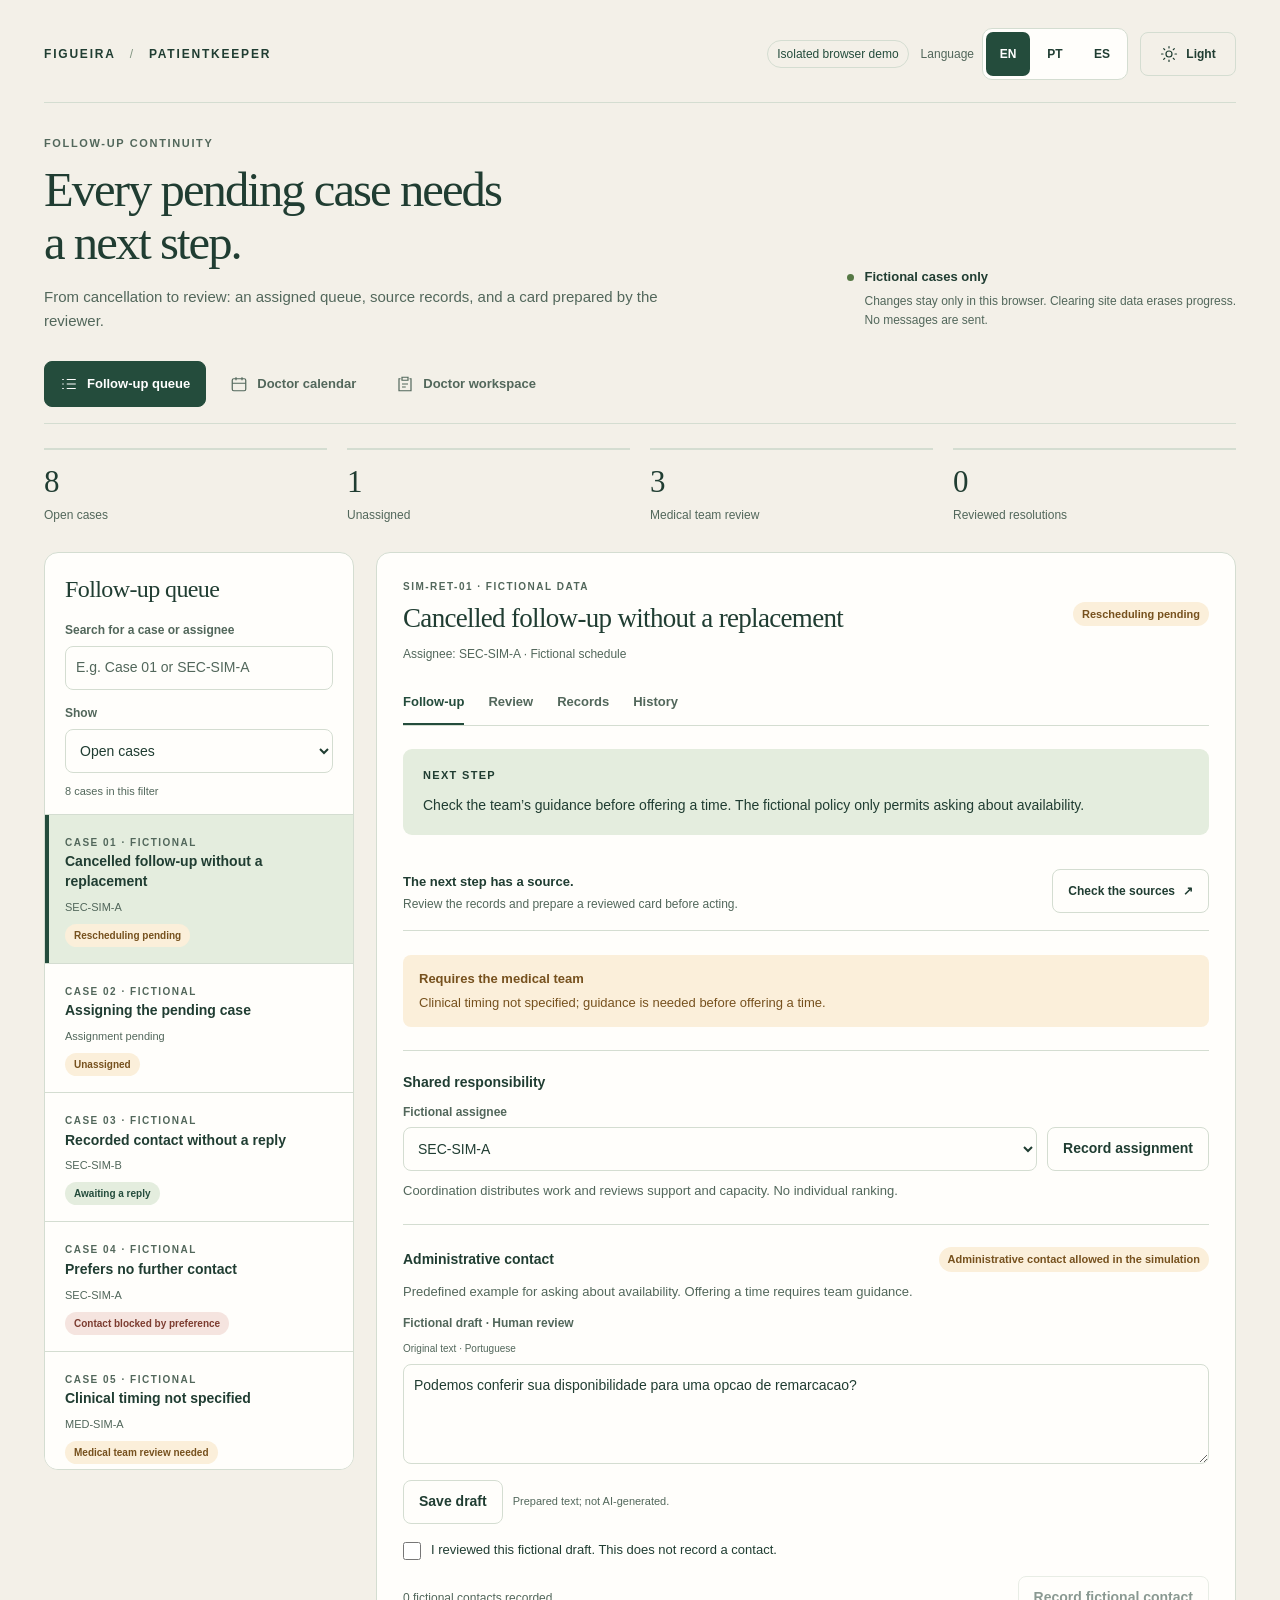
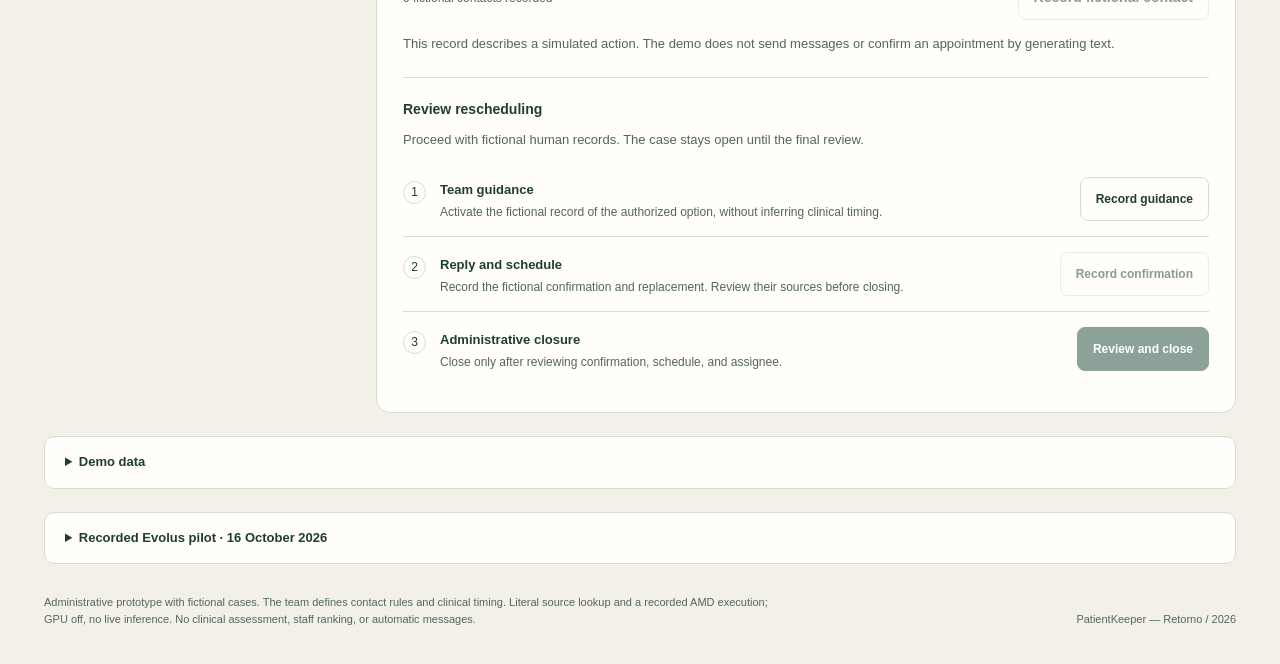
<file: index.html>
<!doctype html>
<html lang="en">
<head>
  <meta charset="utf-8">
  <meta name="viewport" content="width=device-width,initial-scale=1">
  <meta name="color-scheme" content="light dark">
  <title>PatientKeeper — Retorno | Conferir com fontes</title>
  <link rel="icon" href="./favicon.svg" type="image/svg+xml">
  <script src="./theme-init.js"></script>
  <link rel="stylesheet" href="./styles.css">
  <link rel="stylesheet" href="./care-journey.css">
  <link rel="stylesheet" href="./selection-controls.css">
  <link rel="stylesheet" href="./recorded-gemma.css">
  <script type="module" src="./client.mjs"></script>
</head>
<body>
  <a class="skip" href="#detail">Pular para o conteúdo</a>
  <div class="shell">
    <header class="topbar">
      <a class="wordmark" href="./" aria-label="PatientKeeper — Retorno, início">FIGUEIRA<span>/</span>PATIENTKEEPER</a>
      <div class="topbar-tools"><span class="badge">Demonstração isolada no navegador</span><div class="language-field"><span id="language-label">Idioma</span><div id="language-switcher" class="language-switcher" role="group" aria-labelledby="language-label"><button type="button" data-language="en" data-language-option lang="en" aria-label="English" aria-pressed="true">EN</button><button type="button" data-language="pt" data-language-option lang="pt-BR" aria-label="Português" aria-pressed="false">PT</button><button type="button" data-language="es" data-language-option lang="es" aria-label="Español" aria-pressed="false">ES</button></div><select id="language" hidden tabindex="-1" aria-hidden="true" aria-label="Idioma"><option value="en" data-language-option lang="en">English</option><option value="pt" data-language-option lang="pt-BR">Português</option><option value="es" data-language-option lang="es">Español</option></select></div><button type="button" class="theme-toggle" id="theme-toggle" data-source-reading aria-label="Switch to dark mode" aria-pressed="false"><svg data-theme-icon aria-hidden="true" viewBox="0 0 24 24" width="18" height="18" fill="none" stroke="currentColor" stroke-width="1.6" stroke-linecap="round" stroke-linejoin="round"></svg><span data-theme-label data-source-reading>Light</span></button></div>
    </header>
    <main>
      <section class="intro" aria-labelledby="page-title">
        <div><p class="eyebrow">Continuidade do retorno</p><h1 id="page-title">Toda pendência precisa<br>de um próximo passo.</h1><p class="lede">Do cancelamento à conferência: uma fila com responsável, registros de origem e um cartão preparado por quem revisou.</p></div>
        <div class="demo-note"><span class="dot" aria-hidden="true"></span><div><strong>Somente casos fictícios</strong><p>As alterações ficam somente neste navegador. Limpar os dados do site apaga o progresso.<br>Nenhuma mensagem é enviada.</p></div></div>
      </section>
      <nav class="workspace-nav" aria-label="Navegação do trabalho"><a href="#queue" data-view="queue" aria-current="page"><svg aria-hidden="true" viewBox="0 0 24 24" width="18" height="18" fill="none" stroke="currentColor" stroke-width="1.6"><path d="M9 6h12M9 12h12M9 18h12M3 6h2M3 12h2M3 18h2"/></svg>Fila de retornos</a><a href="#calendar" data-view="calendar"><svg aria-hidden="true" viewBox="0 0 24 24" width="18" height="18" fill="none" stroke="currentColor" stroke-width="1.6"><rect x="3" y="5" width="18" height="16" rx="2"/><path d="M16 3v4M8 3v4M3 11h18"/></svg>Agenda médica</a><a href="#care" data-view="care"><svg aria-hidden="true" viewBox="0 0 24 24" width="18" height="18" fill="none" stroke="currentColor" stroke-width="1.6"><path d="M8 3h8v4H8zM6 5H4v16h16V5h-2M8 12h8M8 16h5"/></svg>Central do médico</a></nav>
      <section id="care-view" hidden tabindex="-1" data-source-reading></section>
      <section id="queue-view" aria-label="Fila de retornos">
      <section class="metrics" aria-label="Indicadores do processo">
        <div><strong id="metric-open">—</strong><span>Pendências abertas</span></div>
        <div><strong id="metric-unowned">—</strong><span>Sem responsável</span></div>
        <div><strong id="metric-medical">—</strong><span>Revisão médica</span></div>
        <div><strong id="metric-resolved">—</strong><span>Resoluções conferidas</span></div>
      </section>
      <div class="workspace">
        <aside class="queue" aria-label="Fila de retornos">
          <div class="queue-header"><h2>Fila de retornos</h2><label for="search">Buscar caso ou responsável</label><input type="search" id="search" placeholder="Ex.: Caso 01 ou SEC-SIM-A" autocomplete="off"><label for="filter">Mostrar</label><select id="filter"><option value="open">Pendências abertas</option><option value="all">Todos os casos</option><option value="unowned">Sem responsável</option><option value="medical">Revisão médica</option><option value="waiting">Aguardando resposta</option><option value="blocked">Contato bloqueado</option><option value="resolved">Resolvidas</option></select><p id="queue-count" class="caption" aria-live="polite">Carregando os casos…</p></div>
          <div id="cases"></div>
        </aside>
        <section class="detail" id="detail" tabindex="-1" aria-label="Detalhe da pendência"><div class="empty-state"><h2>Carregando a demonstração</h2><p>Abrindo os oito casos fictícios e seu histórico local.</p></div></section>
      </div>
      </section>
      <section id="calendar-view" class="calendar-view" hidden aria-label="Agenda médica" tabindex="-1" data-source-reading></section>
      <details class="data-tools"><summary>Dados da demonstração</summary><div class="tools-body"><p>Salve uma cópia do progresso ou retome uma cópia destes mesmos oito casos. Importe somente o arquivo desta demonstração, sem dados de pacientes.</p><div class="tool-actions"><a class="button" id="export" href="#export" download>Exportar progresso fictício</a><button id="export-reviews" type="button">Exportar recibos de conferência</button><button id="open-import" type="button">Importar progresso</button><button id="open-reset" type="button">Reiniciar oito casos</button></div><p class="caption">A cópia do progresso não inclui os recibos de conferência. Exporte-os separadamente; reiniciar os casos preserva esses recibos neste navegador.</p><p class="caption" id="storage-status">Armazenamento deste navegador · Execução AMD gravada · Sem inferência ao vivo.</p></div></details>
      <details class="data-tools" data-source-reading lang="en"><summary>Recorded Evolus pilot · 16 October 2026</summary><div class="tools-body"><p>A separate local application run returned a candidate with two exact fictional citations in 8.149 seconds. Human review remained required and saved administrative state was unchanged. This archived evidence does not run a model or answer new questions in this browser.</p><div class="tool-actions"><a class="button" href="./evolus-app-pilot-20261016.json" download>Download sanitized receipt · JSON</a><a class="button" href="./evolus-app-pilot-20261016.md" download>Read the evidence and limits · English</a></div><p class="caption">The agent was configured for Gemma through AMD Token Factory; the execution response does not independently identify its model. The temporary server was stopped and the workflow paused.</p></div></details>
      <footer><p>Protótipo administrativo com casos fictícios. A equipe define regras de contato e janelas clínicas. Consulta literal de fontes e execução AMD gravada; GPU desligada, sem inferência ao vivo. Não faz avaliação clínica, ranking da equipe ou envio automático.</p><span>PatientKeeper — Retorno / 2026</span></footer>
    </main>
  </div>
  <div id="notice" class="notice" role="status" aria-live="polite" hidden></div>
  <dialog id="action-dialog" aria-labelledby="dialog-title"><form id="action-form"><div class="dialog-head"><p class="eyebrow">Registro humano · Dados fictícios</p><button class="icon-button" type="button" id="cancel-dialog" aria-label="Fechar confirmação">×</button></div><h2 id="dialog-title"></h2><p id="dialog-description"></p><div id="dialog-checks"></div><div class="dialog-actions"><button type="button" id="back-dialog">Voltar</button><button type="submit" class="primary" id="confirm-dialog" disabled>Confirmar na demonstração</button></div></form></dialog>
  <dialog id="import-dialog" aria-labelledby="import-title"><form id="import-form"><div class="dialog-head"><p class="eyebrow">Somente progresso fictício</p><button class="icon-button" type="button" id="cancel-import" aria-label="Fechar importação">×</button></div><h2 id="import-title">Retomar uma cópia</h2><p>O arquivo substitui o progresso local. Apenas o formato e os casos desta demonstração são aceitos.</p><label for="import-file">Arquivo JSON exportado nesta demonstração</label><input id="import-file" type="file" accept=".json,application/json" required><label class="check"><input type="checkbox" id="import-confirm" required><span>Confirmo que o arquivo contém somente estes casos fictícios.</span></label><p class="form-error" id="import-error" role="alert"></p><div class="dialog-actions"><button type="button" id="back-import">Voltar</button><button type="submit" class="primary">Importar progresso</button></div></form></dialog>
</body>
</html>
</file>
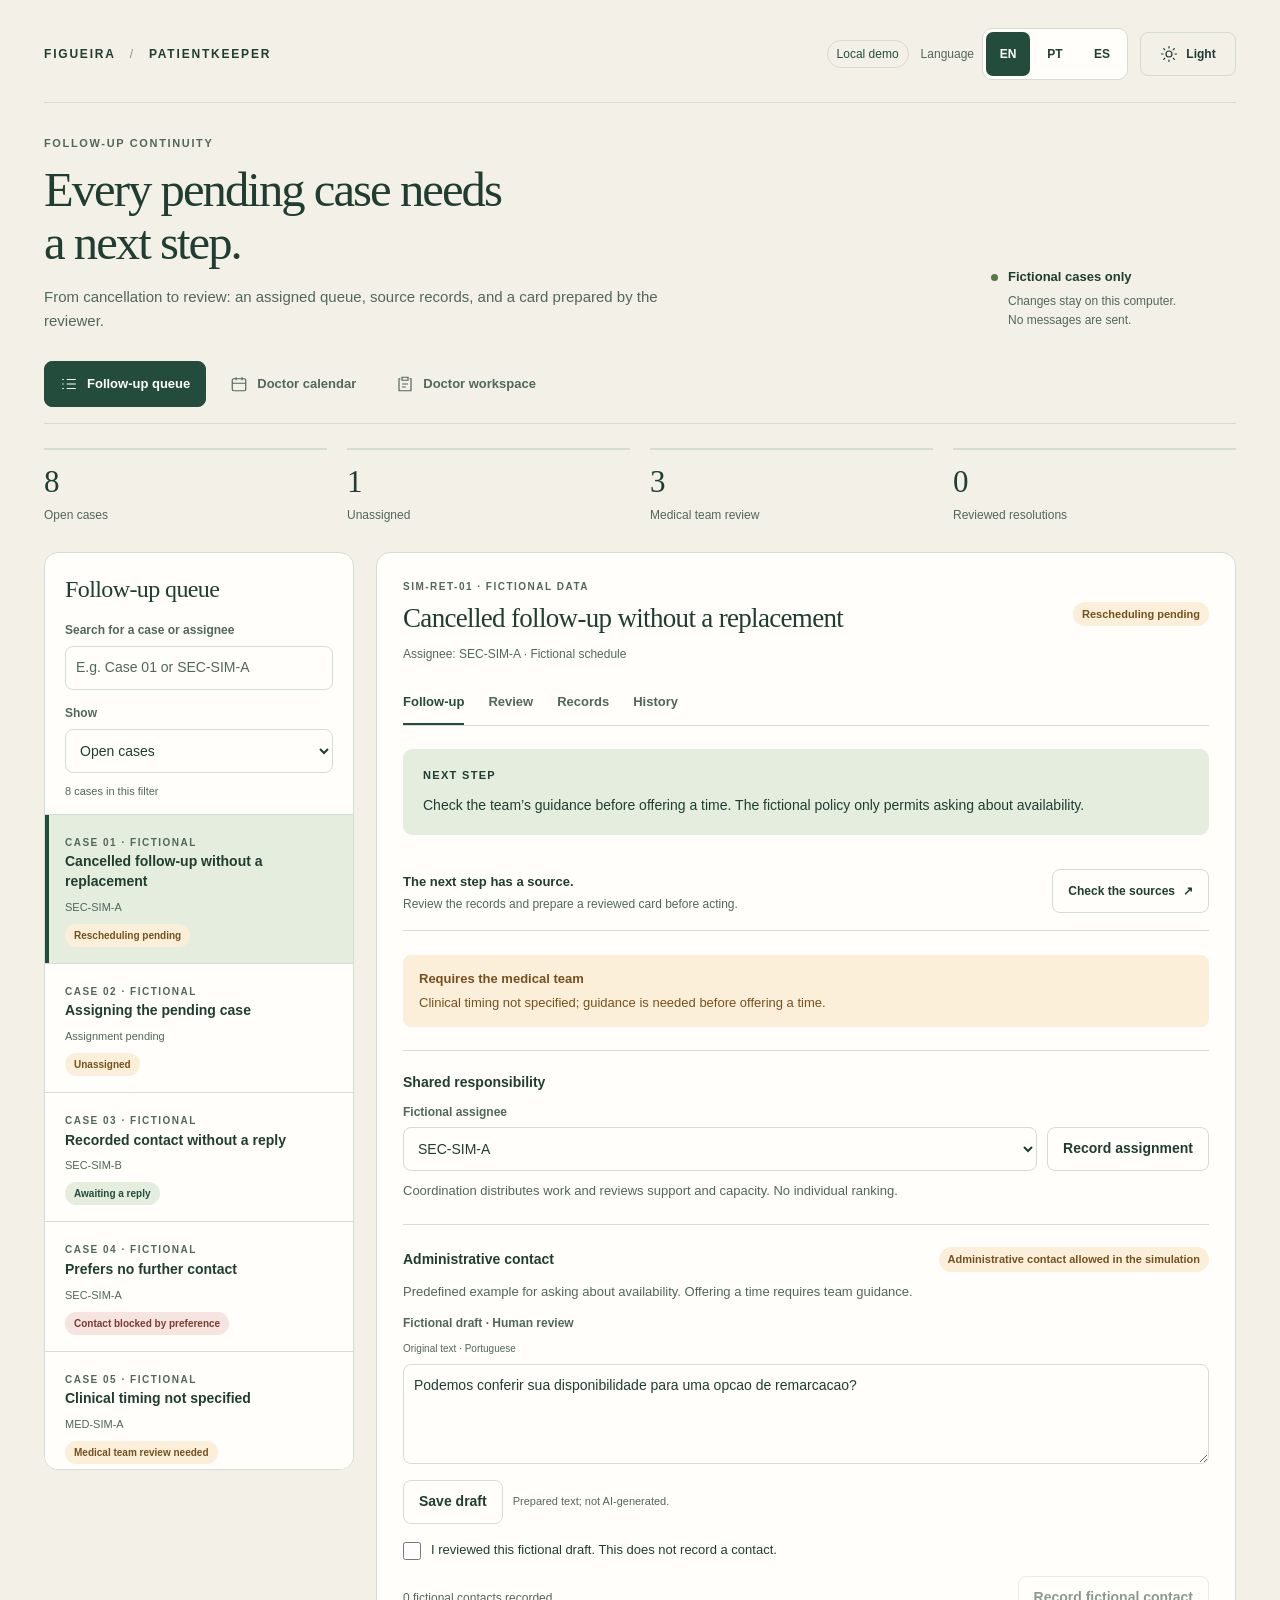
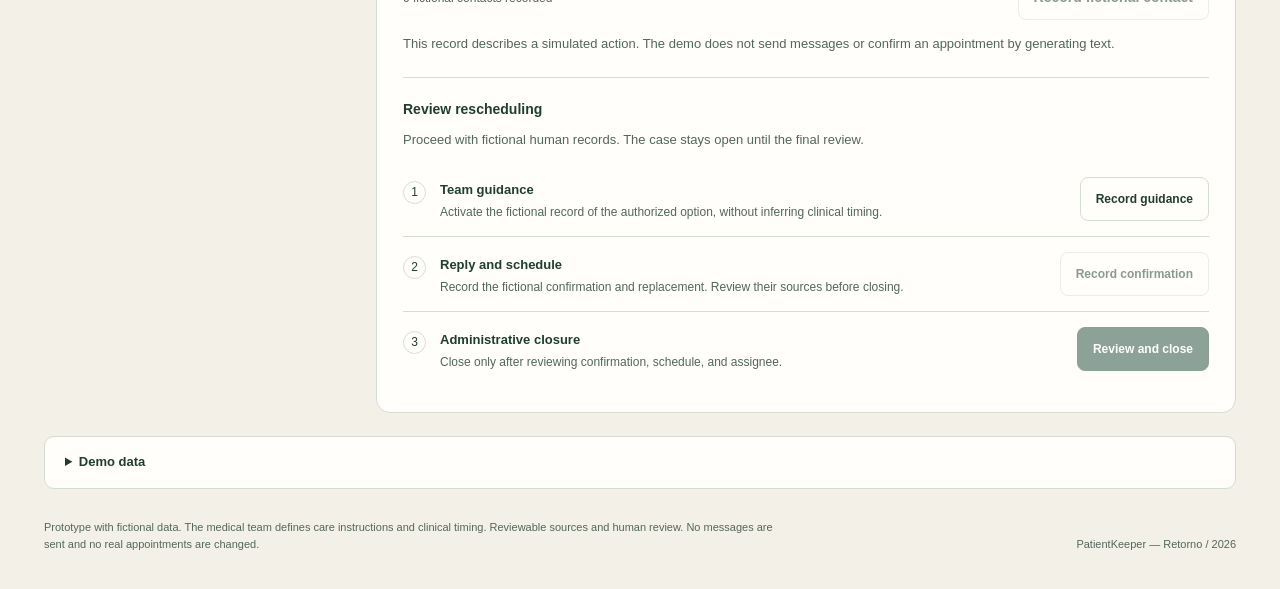
<file: app/index.html>
<!doctype html>
<html lang="en">
<head>
  <meta charset="utf-8">
  <meta name="viewport" content="width=device-width,initial-scale=1">
  <meta name="color-scheme" content="light dark">
  <title>PatientKeeper — Retorno | Conferir com fontes</title>
  <link rel="icon" href="/favicon.svg" type="image/svg+xml">
  <script src="/theme-init.js"></script>
  <link rel="stylesheet" href="/styles.css">
  <link rel="stylesheet" href="/care-journey.css">
  <link rel="stylesheet" href="/selection-controls.css">
  <link rel="stylesheet" href="/recorded-gemma.css">
  <script type="module" src="/client.mjs"></script>
</head>
<body>
  <a class="skip" href="#detail">Pular para o conteúdo</a>
  <div class="shell">
    <header class="topbar">
      <a class="wordmark" href="/" aria-label="PatientKeeper — Retorno, início">FIGUEIRA<span>/</span>PATIENTKEEPER</a>
      <div class="topbar-tools"><span class="badge">Demonstração local</span><div class="language-field"><span id="language-label">Idioma</span><div id="language-switcher" class="language-switcher" role="group" aria-labelledby="language-label"><button type="button" data-language="en" data-language-option lang="en" aria-label="English" aria-pressed="true">EN</button><button type="button" data-language="pt" data-language-option lang="pt-BR" aria-label="Português" aria-pressed="false">PT</button><button type="button" data-language="es" data-language-option lang="es" aria-label="Español" aria-pressed="false">ES</button></div><select id="language" hidden tabindex="-1" aria-hidden="true" aria-label="Idioma"><option value="en" data-language-option lang="en">English</option><option value="pt" data-language-option lang="pt-BR">Português</option><option value="es" data-language-option lang="es">Español</option></select></div><button type="button" class="theme-toggle" id="theme-toggle" data-source-reading aria-label="Switch to dark mode" aria-pressed="false"><svg data-theme-icon aria-hidden="true" viewBox="0 0 24 24" width="18" height="18" fill="none" stroke="currentColor" stroke-width="1.6" stroke-linecap="round" stroke-linejoin="round"></svg><span data-theme-label data-source-reading>Light</span></button></div>
    </header>
    <main>
      <section class="intro" aria-labelledby="page-title">
        <div><p class="eyebrow">Continuidade do retorno</p><h1 id="page-title">Toda pendência precisa<br>de um próximo passo.</h1><p class="lede">Do cancelamento à conferência: uma fila com responsável, registros de origem e um cartão preparado por quem revisou.</p></div>
        <div class="demo-note"><span class="dot" aria-hidden="true"></span><div><strong>Somente casos fictícios</strong><p>As alterações ficam neste computador.<br>Nenhuma mensagem é enviada.</p></div></div>
      </section>
      <nav class="workspace-nav" aria-label="Navegação do trabalho"><a href="#queue" data-view="queue" aria-current="page"><svg aria-hidden="true" viewBox="0 0 24 24" width="18" height="18" fill="none" stroke="currentColor" stroke-width="1.6"><path d="M9 6h12M9 12h12M9 18h12M3 6h2M3 12h2M3 18h2"/></svg>Fila de retornos</a><a href="#calendar" data-view="calendar"><svg aria-hidden="true" viewBox="0 0 24 24" width="18" height="18" fill="none" stroke="currentColor" stroke-width="1.6"><rect x="3" y="5" width="18" height="16" rx="2"/><path d="M16 3v4M8 3v4M3 11h18"/></svg>Agenda médica</a><a href="#care" data-view="care"><svg aria-hidden="true" viewBox="0 0 24 24" width="18" height="18" fill="none" stroke="currentColor" stroke-width="1.6"><path d="M8 3h8v4H8zM6 5H4v16h16V5h-2M8 12h8M8 16h5"/></svg>Central do médico</a></nav>
      <section id="care-view" hidden tabindex="-1" data-source-reading></section>
      <section id="queue-view" aria-label="Fila de retornos">
      <section class="metrics" aria-label="Indicadores do processo">
        <div><strong id="metric-open">—</strong><span>Pendências abertas</span></div>
        <div><strong id="metric-unowned">—</strong><span>Sem responsável</span></div>
        <div><strong id="metric-medical">—</strong><span>Revisão médica</span></div>
        <div><strong id="metric-resolved">—</strong><span>Resoluções conferidas</span></div>
      </section>
      <div class="workspace">
        <aside class="queue" aria-label="Fila de retornos">
          <div class="queue-header"><h2>Fila de retornos</h2><label for="search">Buscar caso ou responsável</label><input type="search" id="search" placeholder="Ex.: Caso 01 ou SEC-SIM-A" autocomplete="off"><label for="filter">Mostrar</label><select id="filter"><option value="open">Pendências abertas</option><option value="all">Todos os casos</option><option value="unowned">Sem responsável</option><option value="medical">Revisão médica</option><option value="waiting">Aguardando resposta</option><option value="blocked">Contato bloqueado</option><option value="resolved">Resolvidas</option></select><p id="queue-count" class="caption" aria-live="polite">Carregando os casos…</p></div>
          <div id="cases"></div>
        </aside>
        <section class="detail" id="detail" tabindex="-1" aria-label="Detalhe da pendência"><div class="empty-state"><h2>Carregando a demonstração</h2><p>Abrindo os oito casos fictícios e seu histórico local.</p></div></section>
      </div>
      </section>
      <section id="calendar-view" class="calendar-view" hidden aria-label="Agenda médica" tabindex="-1" data-source-reading></section>
      <details class="data-tools"><summary>Dados da demonstração</summary><div class="tools-body"><p>Salve uma cópia do progresso ou retome uma cópia destes mesmos oito casos. Importe somente o arquivo desta demonstração, sem dados de pacientes.</p><div class="tool-actions"><a class="button" id="export" href="/api/export" download>Exportar progresso fictício</a><button id="open-import" type="button">Importar progresso</button><button id="open-reset" type="button">Reiniciar oito casos</button></div><p class="caption" id="storage-status">Armazenamento local · IA/RAG ainda não conectados.</p></div></details>
      <footer><p>Protótipo com dados fictícios. A equipe médica define as orientações e os prazos clínicos. Fontes conferíveis e revisão humana. Não envia mensagens nem altera consultas reais.</p><span>PatientKeeper — Retorno / 2026</span></footer>
    </main>
  </div>
  <div id="notice" class="notice" role="status" aria-live="polite" hidden></div>
  <dialog id="action-dialog" aria-labelledby="dialog-title"><form id="action-form"><div class="dialog-head"><p class="eyebrow">Registro humano · Dados fictícios</p><button class="icon-button" type="button" id="cancel-dialog" aria-label="Fechar confirmação">×</button></div><h2 id="dialog-title"></h2><p id="dialog-description"></p><div id="dialog-checks"></div><div class="dialog-actions"><button type="button" id="back-dialog">Voltar</button><button type="submit" class="primary" id="confirm-dialog" disabled>Confirmar na demonstração</button></div></form></dialog>
  <dialog id="import-dialog" aria-labelledby="import-title"><form id="import-form"><div class="dialog-head"><p class="eyebrow">Somente progresso fictício</p><button class="icon-button" type="button" id="cancel-import" aria-label="Fechar importação">×</button></div><h2 id="import-title">Retomar uma cópia</h2><p>O arquivo substitui o progresso local. Apenas o formato e os casos desta demonstração são aceitos.</p><label for="import-file">Arquivo JSON exportado nesta demonstração</label><input id="import-file" type="file" accept=".json,application/json" required><label class="check"><input type="checkbox" id="import-confirm" required><span>Confirmo que o arquivo contém somente estes casos fictícios.</span></label><p class="form-error" id="import-error" role="alert"></p><div class="dialog-actions"><button type="button" id="back-import">Voltar</button><button type="submit" class="primary">Importar progresso</button></div></form></dialog>
</body>
</html>
</file>
<file: styles.css>
:root{--ink:#203d32;--muted:#52675b;--paper:#f3f0e8;--white:#fffefb;--line:#d4ddd1;--green:#244c3c;--soft:#e4edde;--amber:#76511e;--amber-bg:#fbefda;--rose:#7c3c30;--rose-bg:#f5e4df;--focus:#906019;--radius:14px;--surface-subtle:#f8f9f3;--source-bg:#fbfcf7;--historical-bg:#faf7f1;--card-bg:#f1f4e8;--card-line:#bdcbb1;--card-tag:#dfe8d3;--original-bg:#f2f4eb;--on-primary:#fff;--primary-hover:#153c2c;--neon:#d9ff43}*{box-sizing:border-box}body{margin:0;background:var(--paper);color:var(--ink);font:15px/1.55 -apple-system,BlinkMacSystemFont,"Segoe UI",sans-serif}button,input,select,textarea{font:inherit}button,.button{display:inline-flex;align-items:center;justify-content:center;gap:8px;border:1px solid var(--line);border-radius:8px;padding:10px 15px;min-height:44px;background:var(--white);color:var(--ink);text-decoration:none;cursor:pointer;font-size:14px;font-weight:600}button:hover,.button:hover{background:var(--soft)}button:disabled{opacity:.52;cursor:not-allowed}button.primary{background:var(--green);border-color:var(--green);color:var(--on-primary)}button.primary:hover{background:var(--primary-hover)}a{color:var(--green)}:is(button,a,input,select,textarea,summary):focus-visible{outline:3px solid var(--focus);outline-offset:3px}.skip{position:absolute;top:-100px;left:16px;z-index:15;background:var(--white);padding:12px}.skip:focus{top:12px}.shell{max-width:1440px;padding:28px 44px;margin:auto}.topbar{display:flex;justify-content:space-between;align-items:center;gap:18px;padding-bottom:22px;border-bottom:1px solid var(--line)}.wordmark{color:var(--ink);font-size:12px;font-weight:750;letter-spacing:.15em;text-decoration:none;display:flex;gap:14px;flex-wrap:wrap}.wordmark span{font-weight:400;color:#819481}.badge,.tag{display:inline-flex;align-items:center;max-width:100%;font-size:11px;line-height:1.5;font-weight:650;padding:4px 9px;border-radius:20px;color:var(--green);background:var(--soft)}.badge{border:1px solid var(--line);background:transparent;font-weight:500;font-size:12px}.tag.warn{color:var(--amber);background:var(--amber-bg)}.tag.stop{color:var(--rose);background:var(--rose-bg)}.intro{display:flex;justify-content:space-between;align-items:flex-end;gap:40px;padding:32px 0 22px}.eyebrow{font-size:11px;letter-spacing:.15em;text-transform:uppercase;font-weight:700;margin:0 0 12px;color:var(--muted)}h1{font:400 clamp(34px,3.8vw,51px)/1.08 Georgia,"Times New Roman",serif;letter-spacing:-.04em;margin:0 0 16px}h2{font:400 26px/1.2 Georgia,"Times New Roman",serif;letter-spacing:-.025em;margin:0 0 12px}h3{font-size:14px;line-height:1.4;margin:0 0 10px}p{margin:0 0 12px}.lede{color:var(--muted);max-width:650px;line-height:1.6;margin:0}.demo-note{display:flex;gap:10px;min-width:245px;padding:14px 0 4px;font-size:12px;color:var(--muted)}.demo-note strong{font-size:13px;color:var(--ink);font-weight:600}.demo-note p{margin:5px 0 0}.dot{width:7px;height:7px;flex:0 0 7px;border-radius:50%;background:#557844;margin-top:7px}.metrics{display:grid;grid-template-columns:repeat(4,1fr);gap:20px;margin:3px 0 26px}.metrics>div{border-top:2px solid var(--line);padding-top:12px}.metrics strong{display:block;font:400 31px/1.3 Georgia,serif}.metrics span{font-size:12px;color:var(--muted)}.workspace{display:grid;grid-template-columns:310px minmax(0,1fr);gap:22px;align-items:start}.queue,.detail{border:1px solid var(--line);border-radius:var(--radius);background:var(--white);min-width:0}.queue{overflow:hidden}.queue-header{padding:22px 20px 14px}.queue-header h2{font-size:24px;margin-bottom:18px}label{display:block;font-size:12px;font-weight:600;color:var(--muted);margin-bottom:6px}input:not([type=checkbox]),select,textarea{width:100%;min-height:44px;border:1px solid var(--line);border-radius:8px;background:var(--white);color:var(--ink);padding:10px;font-size:14px}input[type=search]{margin-bottom:14px}textarea{resize:vertical;min-height:100px}.caption{color:var(--muted);font-size:12px;margin:10px 0 0}.queue-header .caption{font-size:11px}#cases{max-height:655px;overflow:auto}.case{width:100%;display:block;text-align:left;padding:16px 20px;border:0;border-top:1px solid var(--line);border-radius:0;min-height:116px;font-weight:400}.case[aria-pressed=true]{background:var(--soft);box-shadow:inset 4px 0 var(--green)}.case .eyebrow{font-size:10px;margin:0 0 6px}.case strong{display:block;font-size:14px;line-height:1.4;margin:0 0 7px;font-weight:650}.case small{display:block;font-size:11px;color:var(--muted);margin-bottom:8px}.case .tag{font-size:10px}.detail{padding:26px;outline:none}.detail:focus-visible{outline:3px solid var(--focus);outline-offset:3px}.detail-head{display:flex;gap:18px;justify-content:space-between;align-items:start}.detail-head h2{font-size:27px;margin-bottom:10px}.detail-head .eyebrow{font-size:10px;margin-bottom:8px}.detail-head>.tag{flex-shrink:0;margin-top:23px;max-width:170px}.context-line{font-size:12px;color:var(--muted);margin:0 0 18px}.tabs{display:flex;gap:24px;border-bottom:1px solid var(--line);margin-bottom:23px;overflow:auto}.tabs button{padding:10px 0;min-height:44px;border:0;border-bottom:2px solid transparent;border-radius:0;background:transparent;font-size:13px;color:var(--muted);white-space:nowrap}.tabs button[aria-selected=true]{color:var(--green);border-color:var(--green)}.next-action{padding:19px 20px;background:var(--soft);border-radius:9px;margin-bottom:22px}.next-action h3{font-size:11px;text-transform:uppercase;letter-spacing:.12em}.next-action p{font-size:14px;line-height:1.6;margin:0}.section{margin-top:23px;padding-top:22px;border-top:1px solid var(--line)}.section:first-child{margin-top:0;padding-top:0;border-top:0}.section>p{font-size:13px;color:var(--muted)}.field-row{display:flex;align-items:flex-end;gap:10px}.field-row .field{flex:1;min-width:0}.field-row label{margin:0 0 6px}.field-row button{flex-shrink:0}.callout{font-size:13px;border-radius:8px;padding:14px 16px;background:var(--amber-bg);color:var(--amber);margin:14px 0}.callout.stop{background:var(--rose-bg);color:var(--rose)}.callout p{margin:4px 0 0}.section-title-row{display:flex;align-items:center;justify-content:space-between;gap:14px;margin-bottom:10px}.section-title-row h3{margin:0}.contact-summary{display:flex;align-items:center;justify-content:space-between;font-size:12px;color:var(--muted);gap:14px;margin:14px 0}.form-actions{display:flex;gap:10px;flex-wrap:wrap;align-items:center;margin-top:10px}.draft-status{font-size:11px;color:var(--muted)}.check{display:flex;align-items:flex-start;gap:10px;font-size:13px;line-height:1.5;font-weight:400;margin:16px 0;color:var(--ink)}input[type=checkbox]{width:18px;height:18px;margin:2px 0 0;flex-shrink:0;accent-color:var(--green)}.step{display:grid;grid-template-columns:25px minmax(0,1fr) auto;gap:12px;align-items:center;padding:15px 0;border-top:1px solid var(--line)}.step:first-of-type{border-top:0}.step-num{font-size:12px;width:23px;height:23px;border:1px solid var(--line);border-radius:50%;display:grid;place-items:center;align-self:start;margin-top:4px}.step.complete .step-num{background:var(--soft);border-color:var(--soft)}.step strong{font-size:13px;font-weight:650}.step p{font-size:12px;line-height:1.5;margin:3px 0 0;color:var(--muted)}.step button{font-size:12px;max-width:160px}.source{padding:15px 17px;border:1px solid var(--line);border-left:3px solid #819675;border-radius:6px;margin-bottom:12px;font-size:13px;line-height:1.65;overflow-wrap:anywhere}.source-head{display:flex;align-items:center;justify-content:space-between;gap:12px;margin-bottom:8px}.source-head strong{font-size:11px;font-weight:650}.source .tag{font-size:10px}.source p{margin:0}.source.historical{border-left-color:#b59657;background:var(--historical-bg)}.timeline{list-style:none;padding:0;margin:0}.timeline li{display:grid;grid-template-columns:12px minmax(0,1fr);gap:12px;margin-left:4px;padding:0 0 18px;border-left:1px solid var(--line)}.timeline li:before{content:"";width:7px;height:7px;background:#769265;border-radius:50%;margin-left:-4px;margin-top:7px}.timeline p{font-size:13px;margin:0 0 4px}.timeline time{font-size:11px;color:var(--muted)}.empty-state{padding:20px 0}.empty-state p{font-size:14px;color:var(--muted);max-width:520px}.queue .empty-state{padding:18px 20px}.queue .empty-state p{font-size:12px}.data-tools{margin-top:23px;border:1px solid var(--line);border-radius:10px;font-size:13px;background:var(--white)}summary{padding:15px 20px;cursor:pointer;font-weight:600}summary:hover{background:var(--soft);border-radius:10px}.tools-body{padding:5px 20px 18px}.tools-body>p{max-width:700px;color:var(--muted)}.tool-actions{display:flex;gap:10px;flex-wrap:wrap}.tool-actions button,.tool-actions a{font-size:12px}footer{display:flex;align-items:flex-end;justify-content:space-between;gap:50px;padding:30px 0 8px;font-size:11px;color:var(--muted)}footer p{max-width:730px;margin:0}footer>span{white-space:nowrap}.notice{position:fixed;bottom:22px;left:50%;transform:translateX(-50%);max-width:min(90vw,700px);border:1px solid var(--line);background:var(--ink);color:white;border-radius:9px;box-shadow:0 8px 32px #152a2226;padding:12px 18px;font-size:13px;z-index:30}.notice.error{background:#793c30;color:#fff;border-color:#793c30}dialog{max-width:min(550px,calc(100vw - 32px));width:550px;padding:25px;border:1px solid var(--line);border-radius:14px;background:var(--white);color:var(--ink)}dialog::backdrop{background:#142c245c}dialog p{font-size:14px;color:var(--muted)}.dialog-head{display:flex;justify-content:space-between;align-items:start;gap:20px}.icon-button{font-size:25px;padding:0;min-width:36px;min-height:36px;font-weight:400;border:0;background:transparent}.dialog-head .eyebrow{font-size:10px;margin-top:10px}.dialog-actions{display:flex;justify-content:flex-end;gap:10px;padding-top:16px;margin-top:20px;border-top:1px solid var(--line)}.form-error{color:var(--rose);font-size:12px;margin-top:14px;min-height:18px}.busy{cursor:wait}.busy button{cursor:wait}.sr-only{position:absolute;width:1px;height:1px;padding:0;margin:-1px;overflow:hidden;clip:rect(0,0,0,0);white-space:nowrap;border:0}[hidden]{display:none!important}@media(max-width:1000px){.shell{padding:24px}.workspace{grid-template-columns:280px minmax(0,1fr);gap:18px}.detail{padding:22px}.detail-head{display:block}.detail-head>.tag{margin:0 0 12px;max-width:100%}.field-row{flex-wrap:wrap}.field-row .field{flex-basis:100%}.intro{gap:24px}.demo-note{min-width:200px}.step{grid-template-columns:24px minmax(0,1fr)}.step button{grid-column:2;justify-self:start;max-width:none}footer{gap:25px}}@media(max-width:760px){.intro{display:block}.demo-note{margin-top:18px;padding:0}.workspace{grid-template-columns:1fr}.metrics{gap:12px;margin-bottom:22px}#cases{max-height:300px}.queue-header{padding:19px}.queue-header h2{margin-bottom:15px}.detail-head{display:flex}.detail-head>.tag{margin-top:22px;max-width:160px}.field-row{flex-wrap:nowrap}.field-row .field{flex-basis:auto}.step{grid-template-columns:24px minmax(0,1fr) auto}.step button{grid-column:auto;max-width:150px}footer{display:block}footer>span{display:block;margin-top:14px}}@media(max-width:480px){.shell{padding:18px 16px}.topbar{align-items:start;flex-wrap:wrap;gap:12px;padding-bottom:18px}.wordmark{font-size:10px;gap:9px}.badge{font-size:10px;padding:3px 8px}.intro{padding:27px 0 20px}h1{font-size:35px}.lede{font-size:14px}.metrics{grid-template-columns:repeat(2,1fr);gap:14px}.metrics strong{font-size:29px}.metrics span{font-size:11px}.detail{padding:18px}.detail-head{display:block}.detail-head h2{font-size:26px}.detail-head>.tag{margin:0 0 12px;max-width:100%}.tabs{gap:22px}.field-row{flex-wrap:wrap}.field-row .field{flex-basis:100%}.field-row button{width:100%}.step{grid-template-columns:23px minmax(0,1fr)}.step button{grid-column:2;justify-self:start;max-width:none}.form-actions button{width:100%}.contact-summary{flex-wrap:wrap}.source-head{flex-wrap:wrap}.tools-body{padding:5px 16px 18px}.tool-actions button,.tool-actions a{width:100%}dialog{padding:20px}.dialog-actions{flex-wrap:wrap}.dialog-actions button{flex:1;min-width:110px}.notice{bottom:14px;font-size:12px}.context-line{font-size:11px}}/* Appearance changes apply immediately to keep foregrounds and surfaces in sync. */
/* ACT III — conferência com fontes, 12/10/2026 */
.evidence-entry{display:flex;align-items:center;justify-content:space-between;gap:18px;margin:-4px 0 24px;padding:16px 0;border-bottom:1px solid var(--line)}.evidence-entry strong{font-size:13px}.evidence-entry p{font-size:12px;color:var(--muted);margin:3px 0 0}.evidence-entry button{font-size:12px;flex-shrink:0}.evidence-intro{display:flex;justify-content:space-between;gap:22px;align-items:flex-start;margin-bottom:22px}.evidence-intro h3{font:400 26px/1.2 Georgia,serif;letter-spacing:-.025em;margin:0 0 10px}.evidence-intro p:not(.eyebrow){font-size:13px;color:var(--muted);max-width:430px;margin:0}.evidence-intro>.tag{white-space:nowrap;margin-top:4px}.evidence-prompts{display:flex;gap:7px;flex-wrap:wrap;margin:10px 0}.evidence-prompts button{min-height:36px;padding:6px 10px;font-size:11px;font-weight:500;background:transparent}.evidence-empty{display:flex;gap:17px;padding:23px 0;margin-top:23px;border-top:1px solid var(--line);color:var(--muted)}.evidence-empty>span{font:400 25px/1.3 Georgia,serif;color:#83917d}.evidence-empty strong{font-size:13px;color:var(--ink)}.evidence-empty p{font-size:12px;max-width:450px;margin:4px 0 0}.evidence-loading{padding:23px 0;font-size:13px;color:var(--muted)}.evidence-findings{border-top:1px solid var(--line);padding-top:23px;margin-top:25px}.evidence-result-heading{display:flex;align-items:flex-start;justify-content:space-between;gap:20px;margin-bottom:14px}.evidence-result-heading h3{font-size:14px;margin:0}.evidence-result-heading .tag{flex-shrink:0}.evidence-excerpt{border:1px solid var(--line);border-left:3px solid var(--green);border-radius:8px;padding:17px 18px;margin:12px 0;background:var(--source-bg)}.evidence-excerpt blockquote{font-size:14px;line-height:1.65;margin:8px 0 0;overflow-wrap:anywhere}.evidence-excerpt .check{border-top:1px solid var(--line);margin:16px 0 0;padding-top:12px;font-size:12px}.evidence-review{margin-top:22px;padding:0 0 6px}.evidence-review>p{margin-top:10px}.historical-note{padding:0;margin-top:14px;border:1px solid var(--line);border-radius:8px;font-size:12px}.historical-note>.source{margin:0 14px 14px}.evidence-receipts{margin-top:25px;border-top:1px solid var(--line)}.evidence-receipts>summary{font-size:12px;padding:16px 0}.saved-review{display:flex;gap:14px;align-items:center;flex-wrap:wrap;border-top:1px solid var(--line);padding:12px 0}.saved-review strong{font-size:12px}.saved-review button{font-size:12px;min-height:36px;padding:6px 12px;margin-left:auto}.evidence-limit{padding-top:17px;border-top:1px solid var(--line);margin:18px 0 0}.return-card{padding:26px;margin:28px 0 0;background:var(--card-bg);border:1px solid var(--card-line);border-radius:12px;box-shadow:0 5px 15px #244c3c08}.return-card header{display:flex;align-items:start;justify-content:space-between;gap:15px;margin-bottom:18px}.return-card header>.eyebrow{font-size:10px;margin:4px 0 0}.return-card .tag{background:var(--card-tag);font-size:10px}.return-card>h3{font:400 30px/1.2 Georgia,serif;letter-spacing:-.035em;margin-bottom:8px}.card-subtitle{font-size:12px;color:var(--muted)}.card-sources{margin:20px 0 0;padding:0;list-style:none;counter-reset:card-source}.card-sources li{position:relative;counter-increment:card-source;padding:16px 0 16px 29px;border-top:1px solid var(--card-line)}.card-sources li:before{content:counter(card-source,decimal-leading-zero);position:absolute;top:18px;left:0;font-size:10px;color:var(--muted)}.card-sources p{font-size:14px;margin:0 0 8px;overflow-wrap:anywhere}.card-sources span{font-size:10px;color:var(--muted);overflow-wrap:anywhere}.card-foot{display:flex;justify-content:space-between;gap:22px;border-top:1px solid var(--card-line);padding-top:17px;margin-top:5px}.card-foot p{font-size:10px;color:var(--muted);margin:0;overflow-wrap:anywhere;max-width:52%}@media(max-width:1050px){.evidence-intro{display:block}.evidence-intro>.tag{margin-top:14px}.evidence-entry{display:block}.evidence-entry button{margin-top:12px}.evidence-result-heading{flex-wrap:wrap;gap:8px}}@media(max-width:480px){.evidence-intro h3{font-size:24px}.evidence-prompts{gap:6px}.evidence-prompts button{min-height:44px}.evidence-excerpt{padding:14px}.return-card{padding:18px}.return-card header{display:block}.return-card header .tag{margin-top:10px}.return-card>h3{font-size:27px}.card-foot{display:block}.card-foot p{max-width:100%;margin:0 0 9px}.saved-review button{margin-left:0}.evidence-entry button,.evidence-review button{width:100%}}
@media(max-width:480px){.tabs{display:grid;grid-template-columns:repeat(2,minmax(0,1fr));gap:0 18px;overflow:visible}.tabs button{justify-content:flex-start}}

/* Language selector and navigation improvements — ACT III, 12/10/2026. */
.topbar-tools{display:flex;align-items:center;gap:18px;flex-wrap:wrap}.language-field{display:flex;align-items:center;gap:8px}.language-field label{margin:0}.language-field select{width:auto;min-width:120px;min-height:44px;padding:8px 30px 8px 10px;font-size:12px}.queue-return{display:none}.original-label{font-size:10px!important;line-height:1.5;color:var(--muted);margin:8px 0!important}.lexical-limit{padding:12px 14px;border:1px solid var(--line);border-radius:8px;background:var(--surface-subtle)}.evidence-result-heading h3:focus-visible,.return-card h3:focus-visible{outline:3px solid var(--focus);outline-offset:5px}.card-sources .original-label{margin:0 0 8px!important}.evidence-excerpt .original-label{margin:8px 0 0!important}@media(max-width:1000px){.tabs{display:grid;grid-template-columns:repeat(2,minmax(0,1fr));gap:0 18px;overflow:visible}.tabs button{justify-content:flex-start;white-space:normal;text-align:left;overflow-wrap:anywhere}}@media(max-width:760px){.queue-return{display:inline-flex;margin:0 0 18px;min-height:44px}.topbar-tools{gap:10px}.language-field{flex-wrap:wrap}}@media(max-width:480px){.topbar-tools{width:100%;justify-content:space-between;gap:8px}.language-field label{font-size:11px}.language-field select{min-width:112px;font-size:12px}}

/* Reviewed reading translations are display-only; original citations remain accessible. */
.source-reading{min-width:0;overflow-wrap:anywhere}.source-reading .reading-label{font-size:10px;font-weight:650;color:var(--green);margin:10px 0 6px}.source-reading .reading-text{font-size:14px;line-height:1.65;margin:0 0 8px}.source-reading .reading-limit,.source-reading .reading-unavailable{font-size:11px;line-height:1.5;color:var(--muted);margin:8px 0}.source-original{border-top:1px solid var(--line);margin:10px 0 0}.source-original>summary{min-height:44px;padding:10px 0;font-size:11px;font-weight:600;line-height:1.5;color:var(--muted)}.source-original>summary:hover{background:transparent;color:var(--ink)}.source-original>summary:focus-visible{outline:3px solid var(--focus);outline-offset:3px}.source-original .source-original-text{padding:10px 12px;margin:0 0 4px;background:var(--original-bg);border-radius:5px;line-height:1.65;font-size:13px;overflow-wrap:anywhere}.card-sources .reading-label{margin:0 0 6px}.card-sources .reading-limit{font-size:11px}.card-sources .source-original-text{font-size:13px}@media(max-width:480px){.source-reading .reading-text{font-size:13px}.source-original>summary{font-size:12px}}

/* R09 — consistent appearance tokens, compact workspace navigation and a read-only agenda. */
:root{color-scheme:light}
:root[data-theme=dark]{color-scheme:dark;--ink:#f4f1e8;--muted:#b4bfad;--paper:#101511;--white:#1a211c;--line:#39463b;--green:#d9ff43;--soft:#29372b;--amber:#ffcf8d;--amber-bg:#382c19;--rose:#ffc4b5;--rose-bg:#382522;--focus:#d9ff43;--surface-subtle:#202a21;--source-bg:#202a21;--historical-bg:#2c291e;--card-bg:#253126;--card-line:#546649;--card-tag:#34482e;--original-bg:#202a21;--on-primary:#101511;--primary-hover:#e3ff78}
:root[data-theme=dark] .notice{background:#e5eddb;color:#101511;border-color:#e5eddb}
:root[data-theme=dark] .notice.error{background:#793c30;color:#fff;border-color:#793c30}
:root[data-theme=dark] .dot{background:var(--neon)}
:root[data-theme=dark] .source{border-left-color:#a8c18f}
:root[data-theme=dark] .source.historical{border-left-color:var(--amber)}
:root[data-theme=dark] .wordmark span,:root[data-theme=dark] .evidence-empty>span{color:var(--muted)}
input::placeholder,textarea::placeholder{color:var(--muted);opacity:1}
.theme-toggle{font-size:12px;min-width:96px;padding:8px 12px;background:transparent;flex-shrink:0}
.topbar-tools{gap:12px}
.workspace-nav{display:flex;gap:8px;margin:6px 0 24px;padding-bottom:16px;border-bottom:1px solid var(--line)}
.workspace-nav a{display:inline-flex;align-items:center;gap:9px;padding:10px 15px;min-height:46px;border:1px solid transparent;border-radius:8px;color:var(--muted);font-size:13px;font-weight:600;text-decoration:none}
.workspace-nav a:hover{background:var(--soft);color:var(--ink)}
.workspace-nav a[aria-current=page]{background:var(--green);border-color:var(--green);color:var(--on-primary)}
.calendar-head{display:flex;justify-content:space-between;gap:24px;align-items:start;margin-bottom:24px}
.calendar-head h2{font-size:32px;margin-bottom:8px}
.calendar-head p{max-width:640px;font-size:14px;color:var(--muted);margin:0}
.calendar-head .eyebrow{font-size:10px;margin-bottom:10px}
.calendar-head>.tag{white-space:nowrap;margin-top:3px}
.calendar-layout{display:grid;grid-template-columns:minmax(0,1.6fr) minmax(290px,1fr);gap:22px;align-items:start}
.calendar-board,.day-agenda{background:var(--white);border:1px solid var(--line);border-radius:var(--radius);min-width:0}
.calendar-toolbar{display:flex;align-items:center;justify-content:space-between;gap:16px;padding:22px 22px 16px}
.calendar-month{font:400 26px/1.2 Georgia,serif;letter-spacing:-.025em;margin:0}
.month-controls{display:flex;gap:6px;align-items:center}
.month-controls button{min-width:44px;padding:8px;font-size:12px}
.calendar-filters{padding:0 22px 18px;display:flex;align-items:end;gap:18px;flex-wrap:wrap}
.calendar-filters .field{flex:1;min-width:180px;max-width:300px}
.calendar-filters .caption{margin:0 0 12px;font-size:11px}
.calendar-table{border-collapse:collapse;width:100%;table-layout:fixed}
.calendar-table th{height:36px;font-size:10px;text-transform:uppercase;letter-spacing:.06em;color:var(--muted);font-weight:650;background:var(--surface-subtle);border-top:1px solid var(--line)}
.calendar-table td{border-top:1px solid var(--line);border-right:1px solid var(--line);padding:0;vertical-align:top}
.calendar-table td:last-child{border-right:0}
.calendar-day{position:relative;display:flex;flex-direction:column;align-items:start;justify-content:start;gap:7px;width:100%;min-height:81px;padding:11px 10px;border:0;border-radius:0;background:transparent;text-align:left;font-weight:400}
.calendar-day span:first-child{font-size:13px;line-height:1.4;font-variant-numeric:tabular-nums}
.calendar-day.outside{background:var(--surface-subtle);color:var(--muted)}
.calendar-day[aria-pressed=true]{box-shadow:inset 0 0 0 2px var(--green);background:var(--soft);color:var(--ink)}
.calendar-day:focus-visible{outline-offset:-4px;z-index:1}
.calendar-day.reference span:first-child{border-bottom:2px solid var(--green)}
.day-count{font-size:10px;line-height:1.4;color:var(--muted)}
.calendar-marks{display:flex;gap:3px;flex-wrap:wrap}
.calendar-marks i{width:5px;height:5px;background:var(--green);border-radius:50%;display:block}
.calendar-marks i.attention{background:var(--amber)}
.calendar-marks i.blocked{background:var(--rose)}
.calendar-legend{display:flex;gap:14px;flex-wrap:wrap;padding:15px 22px;border-top:1px solid var(--line);font-size:11px;color:var(--muted)}
.calendar-legend span{display:flex;align-items:center;gap:6px}
.calendar-legend i{width:6px;height:6px;border-radius:50%;display:block;background:var(--green)}
.calendar-legend i.attention{background:var(--amber)}
.calendar-legend i.blocked{background:var(--rose)}
.day-agenda{padding:22px}
.day-agenda h3{font:400 26px/1.2 Georgia,serif;letter-spacing:-.025em;margin:0 0 6px}
.day-agenda>.caption{font-size:12px;margin:0 0 20px}
.agenda-entry{display:grid;grid-template-columns:52px minmax(0,1fr);gap:12px;border-top:1px solid var(--line);padding:17px 0}
.agenda-entry:last-child{padding-bottom:0}
.agenda-time{font-size:13px;font-weight:650;font-variant-numeric:tabular-nums;color:var(--ink)}
.agenda-time small{display:block;font-size:10px;color:var(--muted);font-weight:400;margin-top:3px}
.agenda-entry h4{font-size:14px;line-height:1.5;margin:9px 0 5px;font-weight:650}
.agenda-entry p{font-size:12px;color:var(--muted);margin:0 0 10px;line-height:1.6}
.agenda-entry .tag{font-size:10px}
.agenda-entry button{font-size:11px;min-height:44px;padding:8px 10px}
.agenda-entry .entry-meta{font-size:10px;margin-bottom:7px}
.calendar-note{display:flex;gap:12px;align-items:start;padding:17px 0;margin:10px 0 0;max-width:880px;font-size:12px;line-height:1.7;color:var(--muted)}
.calendar-note svg{flex-shrink:0;margin-top:3px}
@media(max-width:1050px){.topbar{flex-wrap:wrap}.calendar-layout{grid-template-columns:minmax(0,1.3fr) minmax(280px,1fr)}.calendar-toolbar{gap:8px;padding:18px 16px 14px}.calendar-month{font-size:24px}.calendar-filters{padding:0 16px 16px;gap:10px}.day-agenda{padding:18px}.month-controls{gap:4px}.month-controls button{font-size:11px}.calendar-day{padding:10px 8px}}
@media(max-width:760px){.calendar-layout{grid-template-columns:1fr}.calendar-head{gap:14px}.calendar-head h2{font-size:29px}.calendar-head p{font-size:13px}.calendar-head>.tag{font-size:10px}.day-agenda{padding:22px}.calendar-day{min-height:76px}.calendar-legend{padding:14px 16px}.workspace-nav{margin:4px 0 22px}}
@media(max-width:480px){.topbar-tools{justify-content:flex-start;gap:10px}.topbar-tools>.badge{width:100%;max-width:max-content}.language-field{margin-right:auto}.language-field label{position:absolute;width:1px;height:1px;overflow:hidden;clip:rect(0,0,0,0)}.theme-toggle{font-size:12px;min-width:94px}.workspace-nav a{flex:1;justify-content:center;font-size:12px;padding:10px 9px}.calendar-head{display:block}.calendar-head>.tag{margin-top:12px}.calendar-day{padding:9px 6px;min-height:66px;gap:5px}.day-count{font-size:9px}.calendar-toolbar{padding:18px 12px 14px}.calendar-month{font-size:24px}.month-controls button{min-width:44px}.month-controls .reference-label{display:none}.calendar-filters{padding:0 12px 16px}.calendar-filters .field{max-width:none;width:100%}.calendar-filters .caption{margin:0}.calendar-legend{gap:10px;font-size:10px}.calendar-table th{font-size:9px}.calendar-head h2{font-size:28px}.day-agenda{padding:18px}.calendar-note{font-size:11px}.topbar-tools .language-field select{min-width:130px}}

.calendar-table abbr{text-decoration:none}
@media(max-width:480px){.topbar-tools{justify-content:space-between}.topbar-tools>.badge{display:none}}

.calendar-month::first-letter,.day-agenda h3::first-letter{text-transform:uppercase}

/* Recorded execution is a separate reading surface, not a live AI answer. */
.recorded-amd-reading.section{padding:24px;margin-top:28px;border-top:1px solid var(--line);border-radius:10px;background:var(--surface-subtle);min-width:0;overflow-wrap:anywhere}.recorded-amd-reading .section-title-row h3{font:400 18px/1.35 Georgia,"Times New Roman",serif;letter-spacing:-.02em}.recorded-amd-reading h4{font-size:14px;margin:20px 0 10px}.recorded-amd-reading .evidence-excerpt{background:var(--white)}.recorded-amd-reading .evidence-excerpt>strong{font-size:11px}.recorded-amd-reading .evidence-receipts .caption{overflow-wrap:anywhere}.recorded-amd-reading .caption{line-height:1.6}.recorded-amd-reading .callout{line-height:1.65}@media(max-width:480px){.recorded-amd-reading.section{padding:18px}}
</file>
<file: care-journey.css>
/* Isolated doctor workspace; all colours inherit the existing light/dark theme. */
.care-journey{color:var(--ink,#203d32);max-width:100%;padding:8px 0 24px;overflow-wrap:anywhere}
.care-journey [hidden]{display:none!important}
.care-journey .cj-heading{display:flex;justify-content:space-between;gap:24px;align-items:start;margin:0 0 24px}
.care-journey .cj-heading h2{font:400 clamp(30px,4vw,46px)/1.08 Georgia,serif;letter-spacing:-.035em;margin:0 0 14px}
.care-journey .cj-heading p:not(.cj-eyebrow){max-width:720px;color:var(--muted,#52675b);font-size:15px;line-height:1.65}
.care-journey .cj-eyebrow{font-size:10px;font-weight:700;letter-spacing:.16em;text-transform:uppercase;color:var(--muted,#52675b);margin:0 0 10px}
.care-journey .cj-tag{display:inline-flex;align-items:center;gap:6px;padding:5px 10px;border-radius:20px;background:var(--soft,#e4edde);color:var(--ink,#203d32);font-size:11px;font-weight:650;line-height:1.5;max-width:100%}
.care-journey .cj-warning{background:var(--amber-bg,#fbefda);color:var(--amber,#76511e)}
.care-journey .cj-error{color:var(--rose,#7c3c30)}
.care-journey .cj-scenario{padding:18px 22px;margin-bottom:24px;border:1px solid var(--line,#d4ddd1);border-left:4px solid var(--green,#244c3c);border-radius:10px;background:var(--white,#fffefb)}
.care-journey .cj-scenario strong{font-size:17px;font-weight:650}
.care-journey .cj-scenario p{font-size:12px;color:var(--muted,#52675b);margin:6px 0 0;line-height:1.6}
.care-journey .cj-summary{display:grid;grid-template-columns:1fr 1fr 1.6fr 1.3fr;gap:22px;margin-bottom:26px}
.care-journey .cj-summary>div{border-top:2px solid var(--line,#d4ddd1);padding-top:12px;min-width:0}
.care-journey .cj-summary span{display:block;color:var(--muted,#52675b);font-size:11px;margin-bottom:7px}
.care-journey .cj-summary strong{display:block;font-size:14px;font-weight:600;line-height:1.5}
.care-journey .cj-summary small{display:block;font-size:11px;margin-top:6px}
.care-journey .cj-tabs{display:flex;gap:8px;padding-bottom:16px;margin-bottom:22px;border-bottom:1px solid var(--line,#d4ddd1)}
.care-journey .cj-tabs button{background:transparent;border:1px solid transparent;color:var(--muted,#52675b);padding:10px 17px}
.care-journey .cj-tabs button[aria-selected=true]{background:var(--green,#244c3c);border-color:var(--green,#244c3c);color:var(--on-primary,#fff)}
.care-journey .cj-grid{display:grid;grid-template-columns:repeat(2,minmax(0,1fr));gap:22px;align-items:start}
.care-journey .cj-card{padding:25px;background:var(--white,#fffefb);border:1px solid var(--line,#d4ddd1);border-radius:14px;min-width:0;margin-bottom:22px}
.care-journey .cj-card h3{font:400 26px/1.2 Georgia,serif;letter-spacing:-.025em;margin:0 0 16px}
.care-journey .cj-card h4{font-size:14px;font-weight:650;margin:23px 0 10px}
.care-journey .cj-card p{font-size:13px;line-height:1.65;color:var(--muted,#52675b)}
.care-journey .cj-card-head{display:flex;align-items:start;gap:14px;justify-content:space-between;margin-bottom:12px}
.care-journey .cj-card-head h3{margin:0}
.care-journey .cj-card form{margin:18px 0 10px}
.care-journey .cj-fields{display:grid;grid-template-columns:repeat(2,minmax(0,1fr));gap:14px}
.care-journey .cj-field{min-width:0;margin-bottom:14px}
.care-journey .cj-choice-field{border:0;padding:0;margin:0 0 16px;min-width:0}
.care-journey .cj-choice-field legend{font-size:12px;font-weight:650;line-height:1.5;color:var(--muted,#52675b);padding:0;margin:0 0 8px}
.care-journey .cj-choices{display:flex;gap:8px;flex-wrap:wrap}
.care-journey .cj-choices button{display:flex;align-items:center;justify-content:center;gap:7px;flex:1 1 110px;min-width:44px;min-height:48px;padding:11px 12px;font-size:12px;line-height:1.5;border:1px solid var(--muted,#52675b);color:var(--ink,#203d32);background:var(--white,#fffefb)}
.care-journey .cj-choices button[aria-checked=true]{background:var(--green,#244c3c);border-color:var(--green,#244c3c);color:var(--on-primary,#fff)}
.care-journey .cj-choices button[aria-checked=true]:hover{background:var(--primary-hover,#153c2c)}
.care-journey .cj-choice-mark{opacity:0;flex-shrink:0;font-size:14px;font-weight:800;line-height:1}
.care-journey .cj-choices button[aria-checked=true] .cj-choice-mark{opacity:1}
.care-journey input[type=hidden]{display:none!important}
.care-journey label:not(.cj-check):not(.cj-segment){font-size:12px;font-weight:650;line-height:1.5;margin:0 0 6px;color:var(--muted,#52675b)}
.care-journey :is(input:not([type=checkbox]),textarea,select){font:inherit;width:100%;min-height:46px;padding:11px 12px;color:var(--ink,#203d32);background:var(--white,#fffefb);border:1px solid var(--line,#d4ddd1);border-radius:8px}
.care-journey textarea{min-height:126px;resize:vertical;font-size:13px;line-height:1.65}
.care-journey input[type=file]{font-size:12px;padding:8px}
.care-journey input[type=file]::file-selector-button{font:inherit;border:1px solid var(--line,#d4ddd1);border-radius:5px;padding:7px 10px;color:var(--ink,#203d32);background:var(--soft,#e4edde);margin-right:12px;cursor:pointer}
.care-journey .cj-check{display:flex;align-items:flex-start;gap:10px;font-size:12px;font-weight:400;line-height:1.6;margin:16px 0;color:var(--ink,#203d32)}
.care-journey input[type=checkbox]{width:18px;height:18px;flex-shrink:0;margin:2px 0 0;accent-color:var(--green,#244c3c)}
.care-journey button{min-height:44px;padding:10px 14px;font:600 12px/1.5 -apple-system,BlinkMacSystemFont,"Segoe UI",sans-serif;color:var(--ink,#203d32);background:var(--white,#fffefb);border:1px solid var(--line,#d4ddd1);border-radius:8px;text-align:center}
.care-journey button:hover{background:var(--soft,#e4edde)}
.care-journey button.cj-primary{background:var(--green,#244c3c);color:var(--on-primary,#fff);border-color:var(--green,#244c3c)}
.care-journey button.cj-primary:hover{background:var(--primary-hover,#153c2c)}
.care-journey button:disabled{opacity:.52;cursor:not-allowed}
.care-journey :is(button,input,select,textarea,summary):focus-visible{outline:3px solid var(--focus,#906019);outline-offset:3px}
.care-journey .cj-caption{display:block;font-size:11px!important;line-height:1.6;margin:10px 0;color:var(--muted,#52675b)}
.care-journey .cj-callout{padding:14px 16px!important;border-radius:8px;background:var(--soft,#e4edde);color:var(--ink,#203d32)!important;font-size:12px!important;line-height:1.6}
.care-journey .cj-inline{display:flex;align-items:start;gap:10px;margin-bottom:16px}
.care-journey .cj-inline select{flex:1;min-width:0}
.care-journey .cj-inline button{flex-shrink:0;max-width:45%}
.care-journey .cj-actions{display:flex;align-items:center;gap:10px;flex-wrap:wrap}
.care-journey .cj-entry{padding:16px 0;border-top:1px solid var(--line,#d4ddd1)}
.care-journey .cj-entry strong{display:block;font-size:12px;margin:8px 0}
.care-journey .cj-entry p{color:var(--ink,#203d32);white-space:pre-wrap;margin:8px 0}
.care-journey .cj-entry :is(time,small){font-size:11px;color:var(--muted,#52675b)}
.care-journey .cj-segment{display:flex;gap:12px;padding:14px;border:1px solid var(--line,#d4ddd1);border-radius:8px;margin:0 0 10px;background:var(--source-bg,#fbfcf7);color:var(--ink,#203d32);font-size:13px;line-height:1.6;font-weight:400}
.care-journey .cj-segment>span{min-width:0}
.care-journey .cj-segment strong{display:block;font-size:11px;letter-spacing:.04em;color:var(--muted,#52675b);margin-bottom:6px}
.care-journey .cj-segment span span{display:block;white-space:pre-wrap}
.care-journey .cj-literal{white-space:pre-wrap;overflow-wrap:anywhere;font:13px/1.75 -apple-system,BlinkMacSystemFont,"Segoe UI",sans-serif;padding:18px;background:var(--source-bg,#fbfcf7);border-left:3px solid var(--green,#244c3c);border-radius:6px;color:var(--ink,#203d32)}
.care-journey details{margin-top:22px;border-top:1px solid var(--line,#d4ddd1);padding-top:12px}
.care-journey summary{min-height:44px;padding:12px 0;font-size:12px;font-weight:650;cursor:pointer}
.care-journey .cj-resolution{border-top:3px solid var(--neon,#d9ff43)}
.care-journey .cj-history ol{list-style:none;margin:0;padding:0}
.care-journey .cj-history li{display:flex;gap:14px;align-items:start;justify-content:space-between;padding:12px 0;border-top:1px solid var(--line,#d4ddd1);font-size:12px}
.care-journey .cj-history li strong{font-weight:600;flex:1}
.care-journey .cj-history :is(time,span){font-size:11px;color:var(--muted,#52675b)}
.care-journey .cj-footer{padding-top:22px;margin-top:16px;border-top:1px solid var(--line,#d4ddd1)}
.care-journey .cj-footer p{font-size:12px;line-height:1.65;color:var(--muted,#52675b);max-width:820px;margin-top:12px}
@media(max-width:900px){.care-journey .cj-grid{grid-template-columns:minmax(0,1fr)}.care-journey .cj-summary{grid-template-columns:repeat(2,minmax(0,1fr))}}
@media(max-width:540px){.care-journey .cj-heading{flex-direction:column;gap:10px}.care-journey .cj-card{padding:18px}.care-journey .cj-fields{grid-template-columns:minmax(0,1fr);gap:0}.care-journey .cj-tabs{display:grid;grid-template-columns:repeat(3,minmax(0,1fr));gap:4px}.care-journey .cj-tabs button{padding:10px 5px;font-size:11px}.care-journey .cj-card-head{flex-direction:column;gap:10px}.care-journey .cj-history li{flex-direction:column;gap:4px}.care-journey .cj-summary{gap:14px}.care-journey .cj-inline{flex-direction:column}.care-journey .cj-inline button{max-width:100%}.care-journey button{max-width:100%}.care-journey .cj-scenario{padding:16px}}
@media(prefers-reduced-motion:reduce){.care-journey *{scroll-behavior:auto!important}}
</file>
<file: selection-controls.css>
/* Short choices stay visible: no popup to close while the interface updates. */
.language-switcher{display:inline-flex;gap:3px;padding:3px;border:1px solid var(--line);border-radius:10px;background:var(--white)}
.language-switcher button{min-width:44px;min-height:44px;margin:0;padding:8px 10px;border:0;border-radius:7px;background:transparent;color:var(--ink);font-size:12px}
.language-switcher button[aria-pressed=true]{background:var(--green);color:var(--on-primary);font-weight:750}
.language-switcher button:hover:not([aria-pressed=true]){background:var(--soft)}
.language-switcher button:focus-visible{outline:2px solid var(--focus);outline-offset:3px}
#language-label{font-size:12px;color:var(--muted)}
@media(max-width:480px){.language-field{gap:6px}.language-switcher button{min-width:44px}.topbar-tools{align-items:center}.workspace-nav{flex-wrap:wrap}}
</file>
<file: recorded-gemma.css>
/* Read-only replay; inherits the application's cream/ink/green theme. */
.recorded-gemma{margin-top:26px;padding-top:26px;border-top:2px solid var(--line,#d4ddd1);color:var(--ink,#203d32);overflow-wrap:anywhere}
.recorded-gemma .rg-heading{display:flex;justify-content:space-between;align-items:start;gap:18px;margin-bottom:20px}
.recorded-gemma h3{font:400 27px/1.15 Georgia,serif;letter-spacing:-.025em;margin:5px 0 0}
.recorded-gemma .rg-eyebrow,.recorded-gemma .rg-label{font-size:10px;font-weight:700;letter-spacing:.12em;text-transform:uppercase;color:var(--muted,#52675b);margin:0 0 9px}
.recorded-gemma .rg-badge{font-size:11px;font-weight:650;line-height:1.5;padding:7px 10px;background:var(--soft,#e4edde);border:1px solid var(--line,#d4ddd1);border-radius:20px;flex-shrink:0;max-width:100%}
.recorded-gemma .rg-statistics{display:grid;grid-template-columns:repeat(4,minmax(0,1fr));gap:16px;margin-bottom:15px}
.recorded-gemma .rg-statistics>div{border-top:2px solid var(--neon,#d9ff43);padding-top:10px;min-width:0}
.recorded-gemma .rg-statistics strong{display:block;font:400 29px/1.1 Georgia,serif;margin-bottom:6px}
.recorded-gemma .rg-statistics span{font-size:11px;line-height:1.5;color:var(--muted,#52675b)}
.recorded-gemma .rg-question{font-size:13px;line-height:1.65;margin:8px 0 20px}
.recorded-gemma h4{font-size:14px;font-weight:650;margin:19px 0 10px}
.recorded-gemma .rg-answer,.recorded-gemma .rg-unavailable{padding:16px 18px;line-height:1.7;font-size:13px;border-left:3px solid var(--green,#244c3c);background:var(--source-bg,#fbfcf7);border-radius:6px;white-space:pre-wrap}
.recorded-gemma .rg-unavailable{border-color:var(--amber,#76511e)}
.recorded-gemma .rg-excerpt{border-top:1px solid var(--line,#d4ddd1);padding:16px 0}
.recorded-gemma .rg-excerpt>strong{font-size:11px;letter-spacing:.04em}
.recorded-gemma .rg-excerpt blockquote{font-size:13px;line-height:1.75;white-space:pre-wrap;margin:12px 0;padding:12px 15px;border-left:2px solid var(--line,#d4ddd1)}
.recorded-gemma .rg-receipt{border-top:1px solid var(--line,#d4ddd1);margin:17px 0;padding-top:8px}
.recorded-gemma .rg-receipt summary{min-height:44px;padding:12px 0;font-size:12px;font-weight:650;cursor:pointer}
.recorded-gemma .rg-receipt dl{font-size:11px;line-height:1.6;margin:8px 0 14px}
.recorded-gemma .rg-receipt dl>div{display:grid;grid-template-columns:minmax(0,1fr) minmax(0,1.4fr);gap:14px;padding:8px 0;border-bottom:1px solid var(--line,#d4ddd1)}
.recorded-gemma .rg-receipt dt{color:var(--muted,#52675b)}
.recorded-gemma .rg-receipt dd{margin:0;min-width:0}
.recorded-gemma .rg-receipt a{display:inline-block;padding:11px 0;min-height:44px;font-size:12px;color:var(--ink,#203d32);text-decoration:underline}
.recorded-gemma .rg-hash{font-size:10px;word-break:break-all}
.recorded-gemma .rg-attempts{list-style:none;margin:12px 0;padding:0}
.recorded-gemma .rg-attempts li{display:flex;flex-wrap:wrap;align-items:start;gap:8px 16px;border-top:1px solid var(--line,#d4ddd1);padding:11px 0;font-size:11px;line-height:1.5}
.recorded-gemma .rg-attempts li>span:first-child{flex:1 1 200px;min-width:0}
.recorded-gemma .rg-limit{padding-top:14px;border-top:1px solid var(--line,#d4ddd1)}
.recorded-gemma .rg-care-limit{background:var(--soft,#e4edde);padding:13px 15px;border-radius:7px}
.recorded-gemma :is(summary,a):focus-visible{outline:3px solid var(--focus,#906019);outline-offset:3px}
@media(max-width:540px){.recorded-gemma .rg-heading{flex-direction:column;gap:12px}.recorded-gemma .rg-statistics{grid-template-columns:repeat(2,minmax(0,1fr));gap:14px}.recorded-gemma .rg-receipt dl>div{grid-template-columns:minmax(0,1fr);gap:4px}}
</file>
